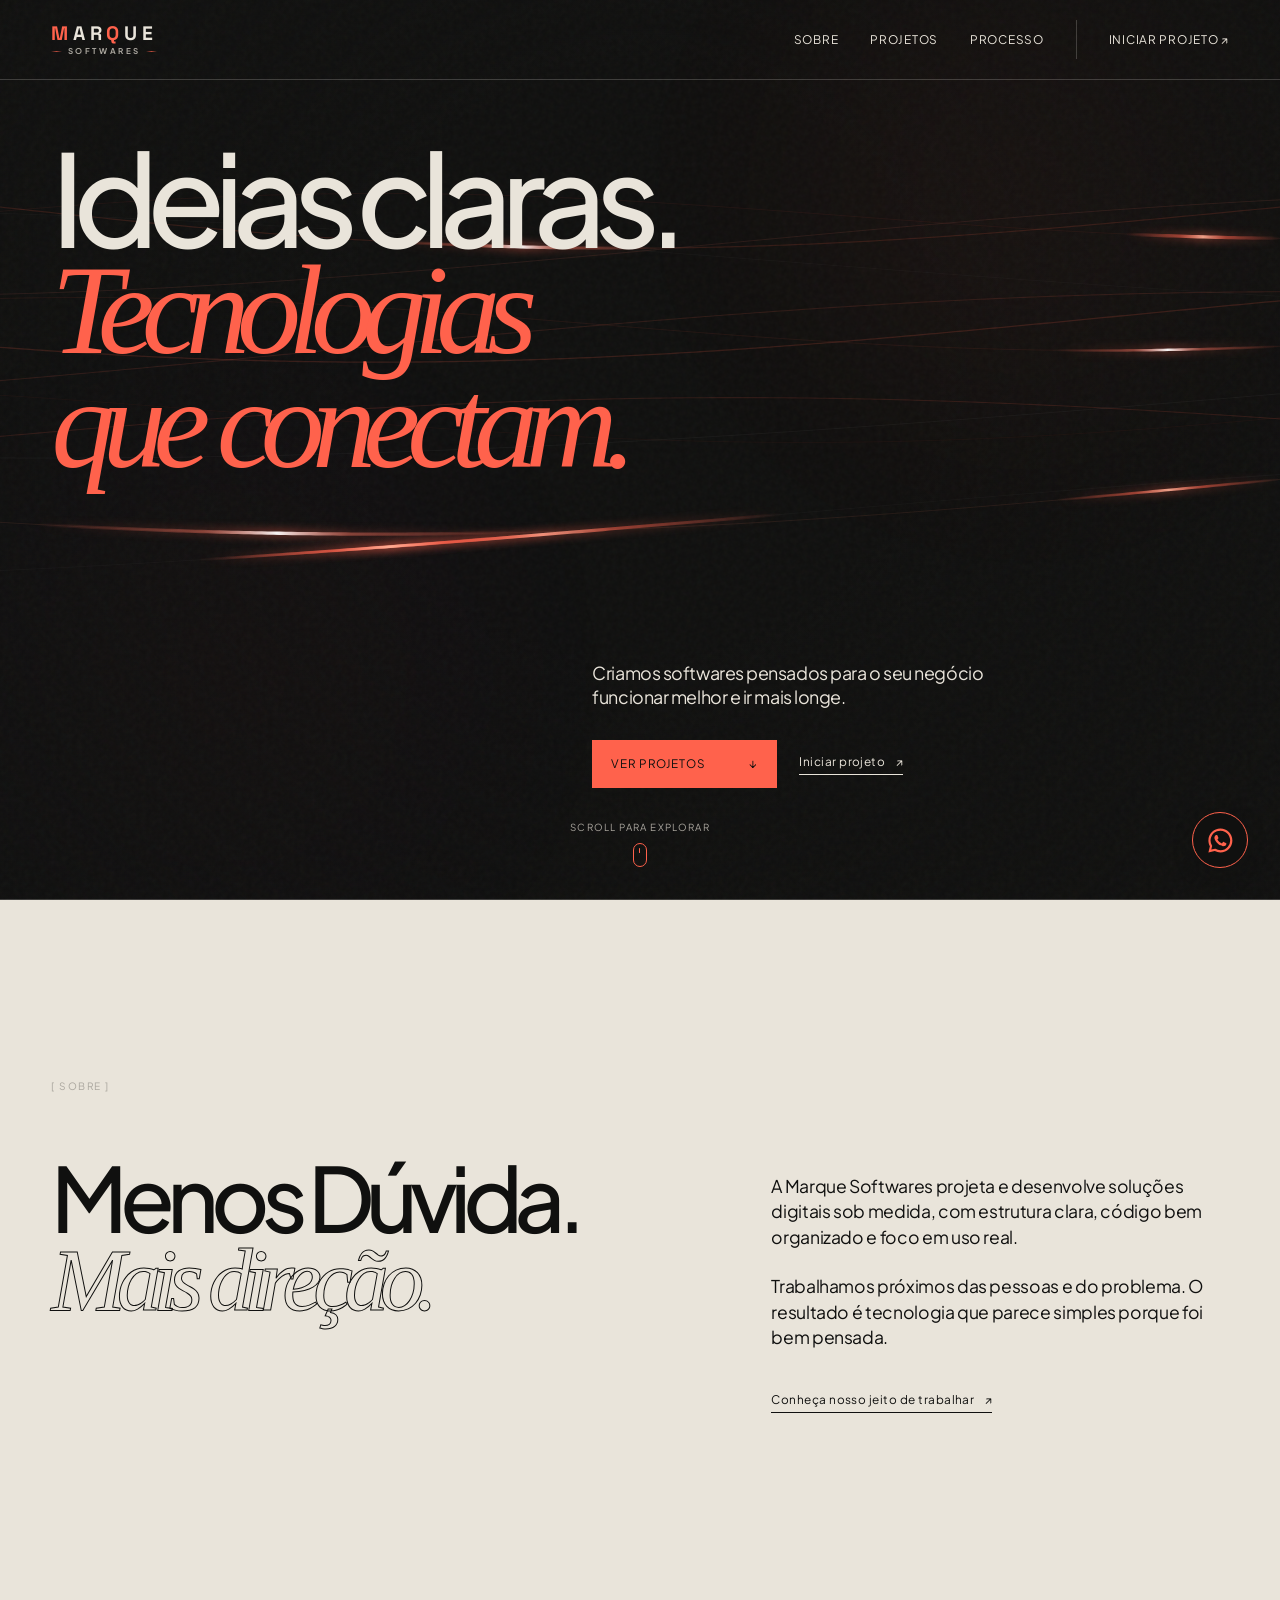
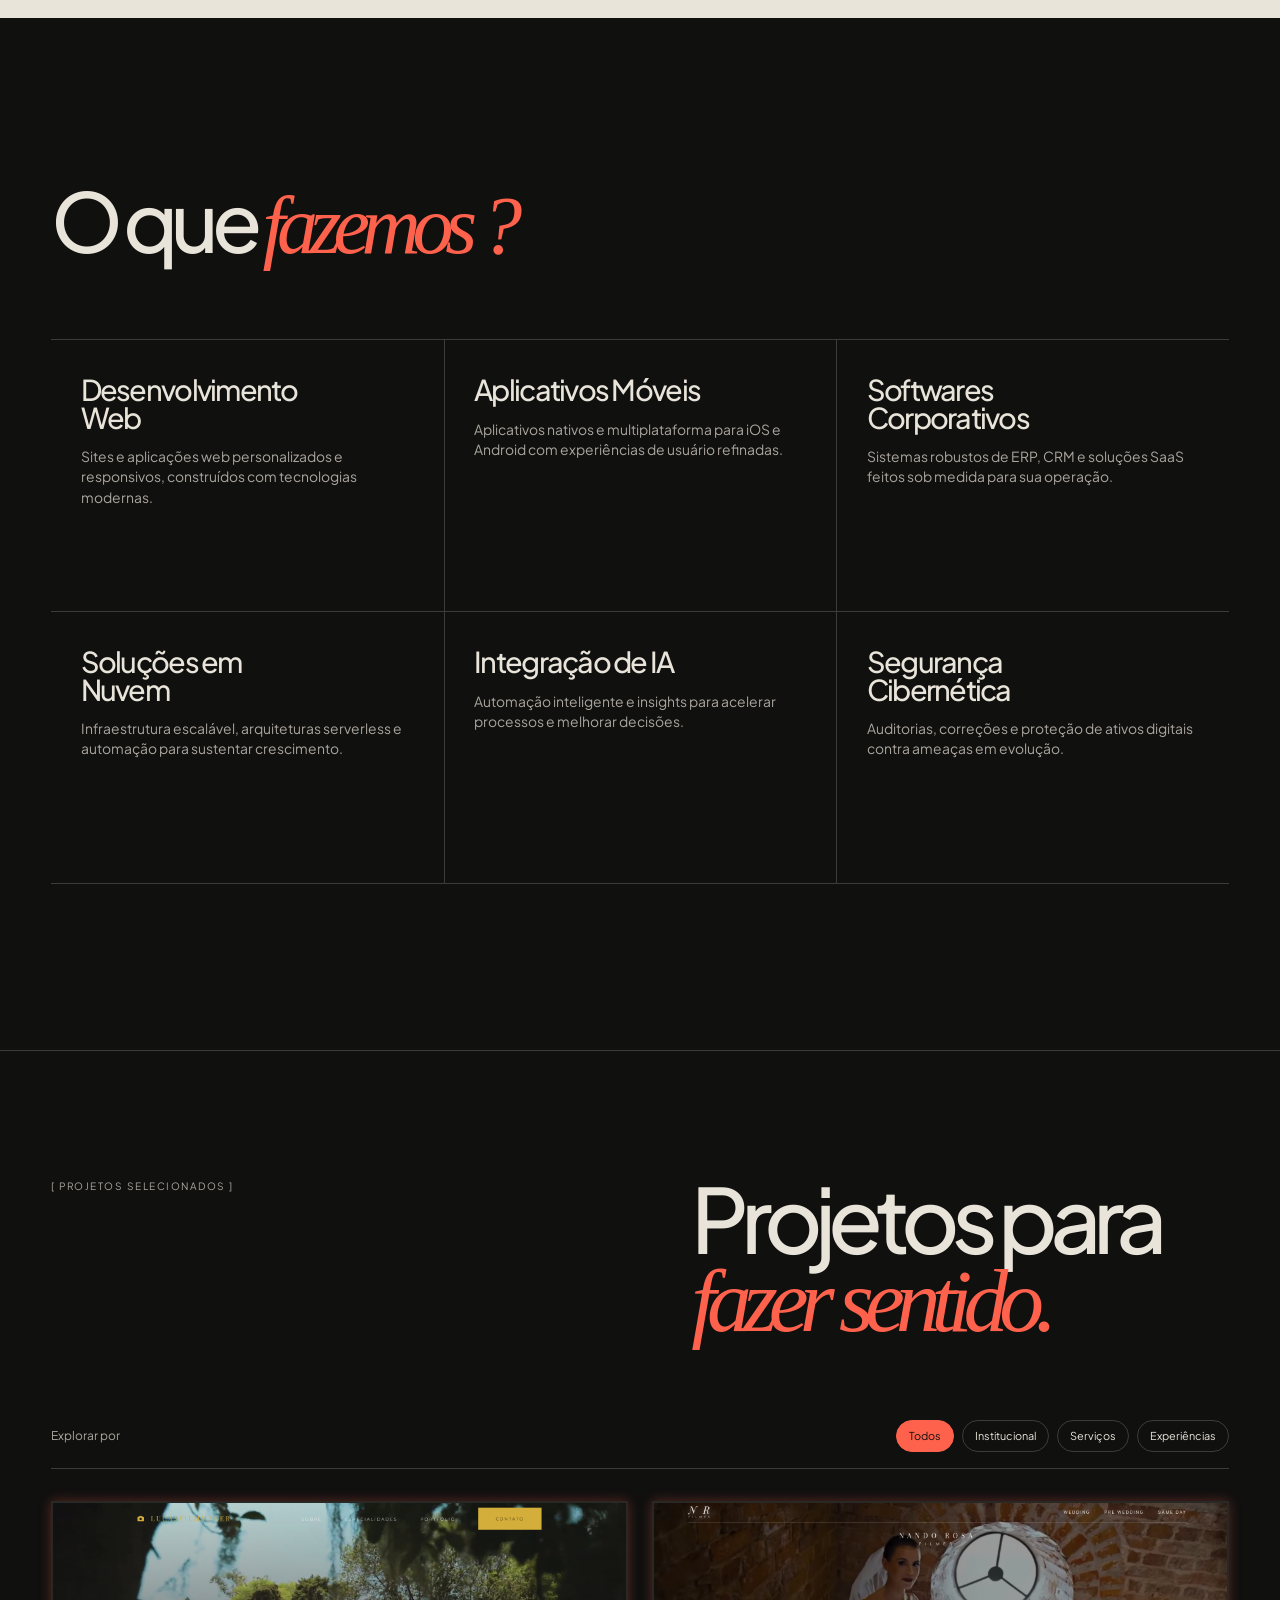
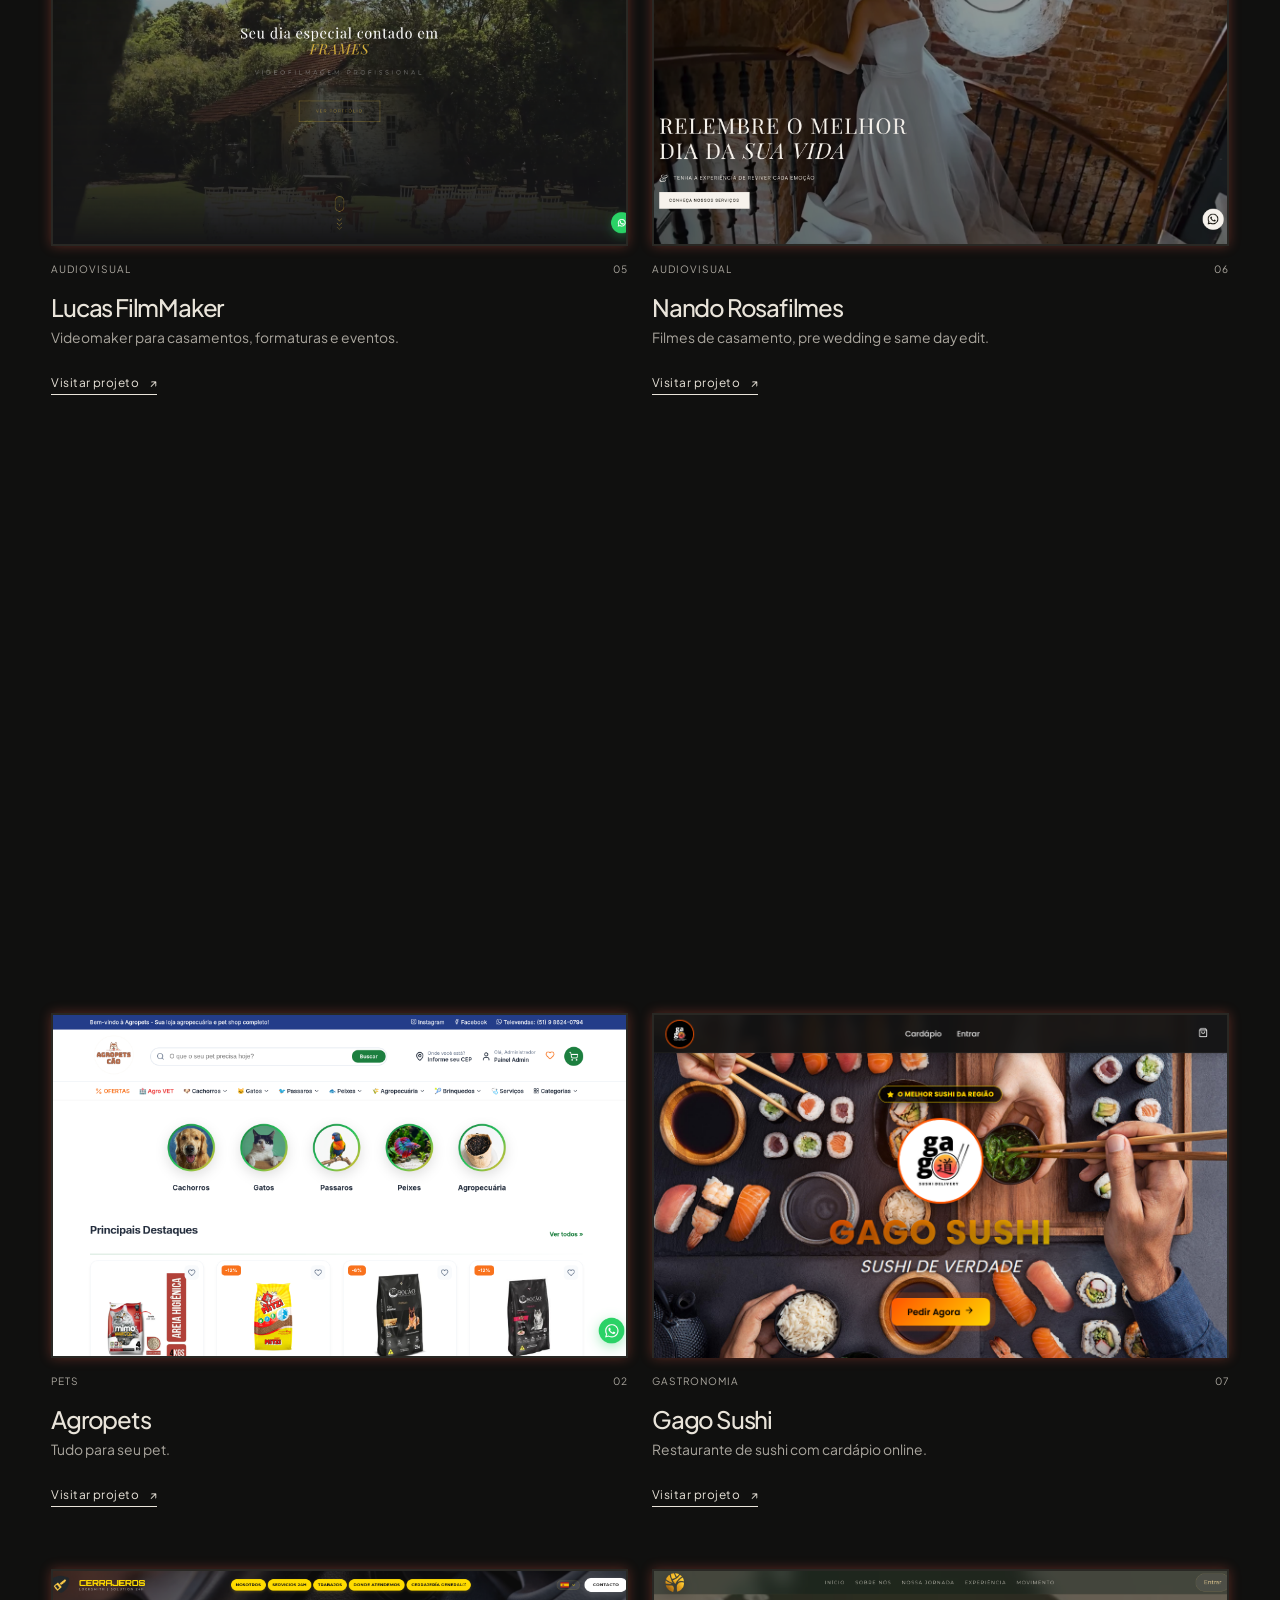
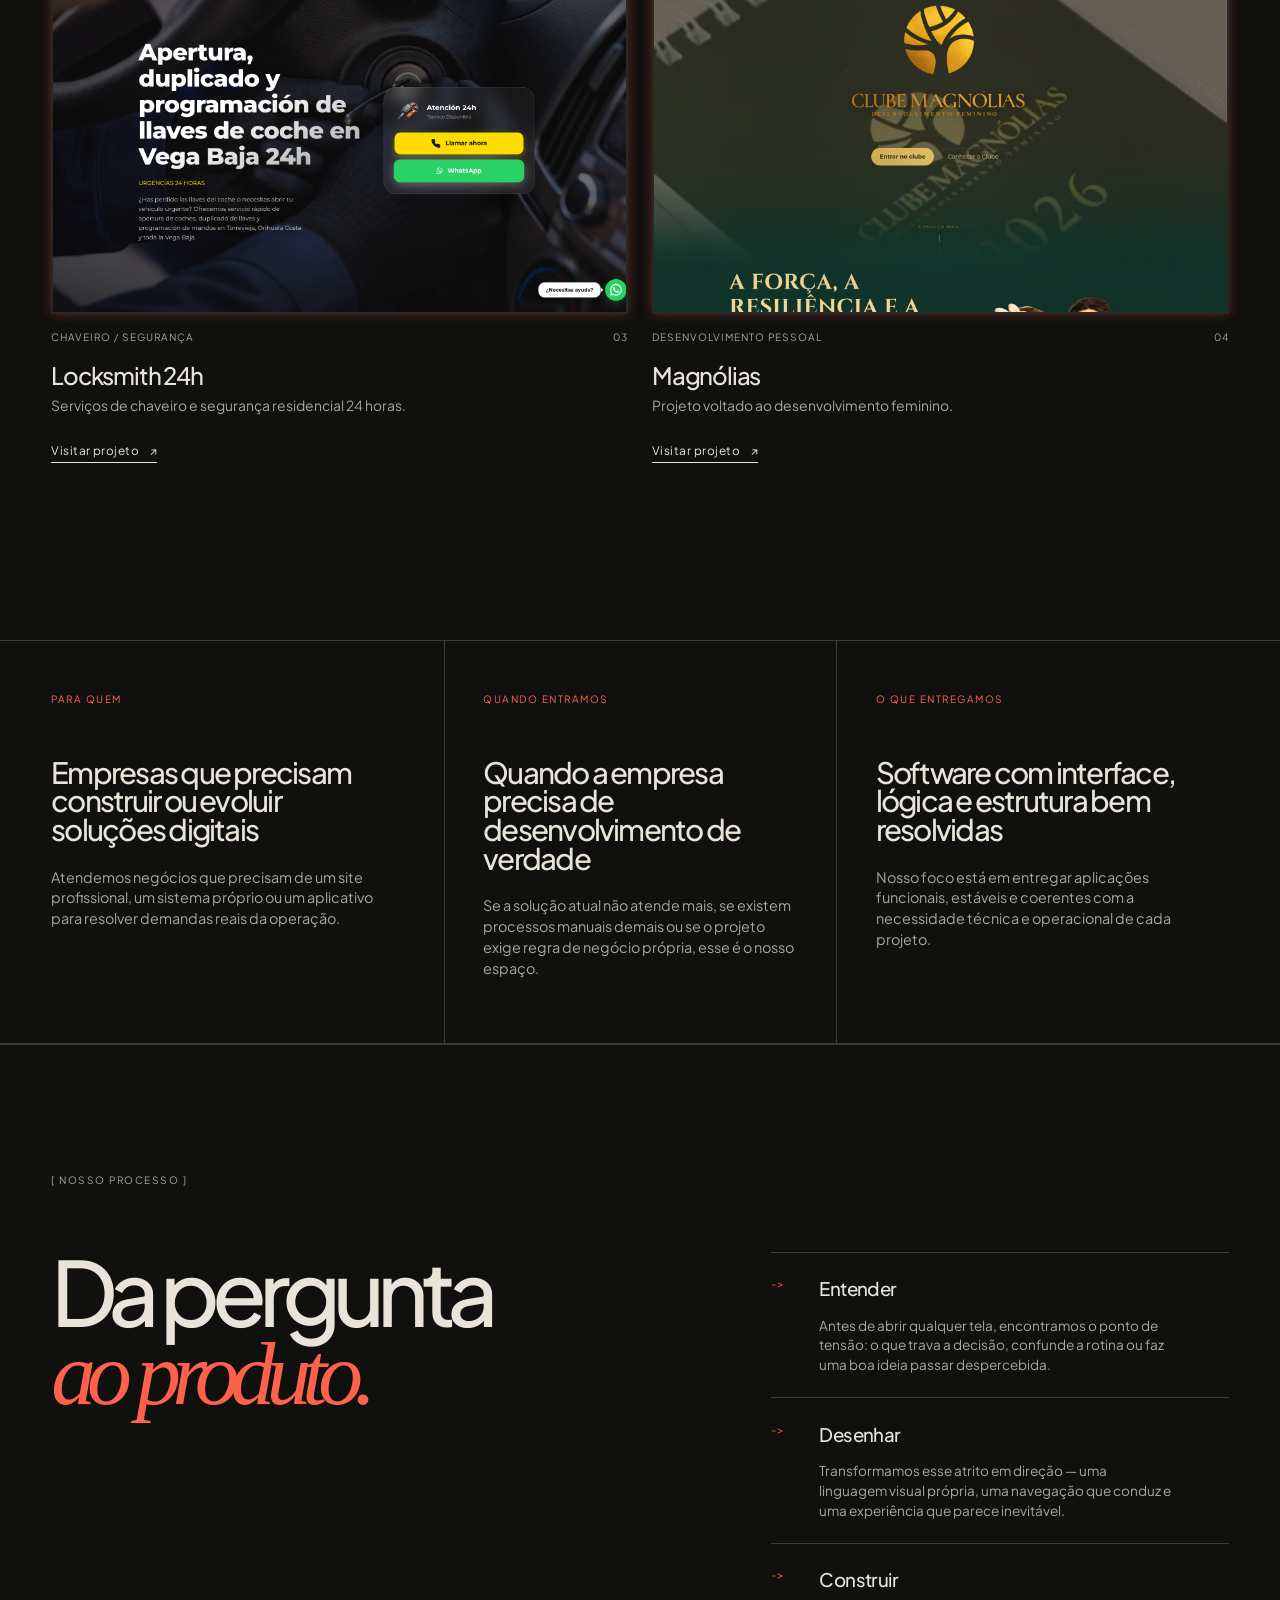
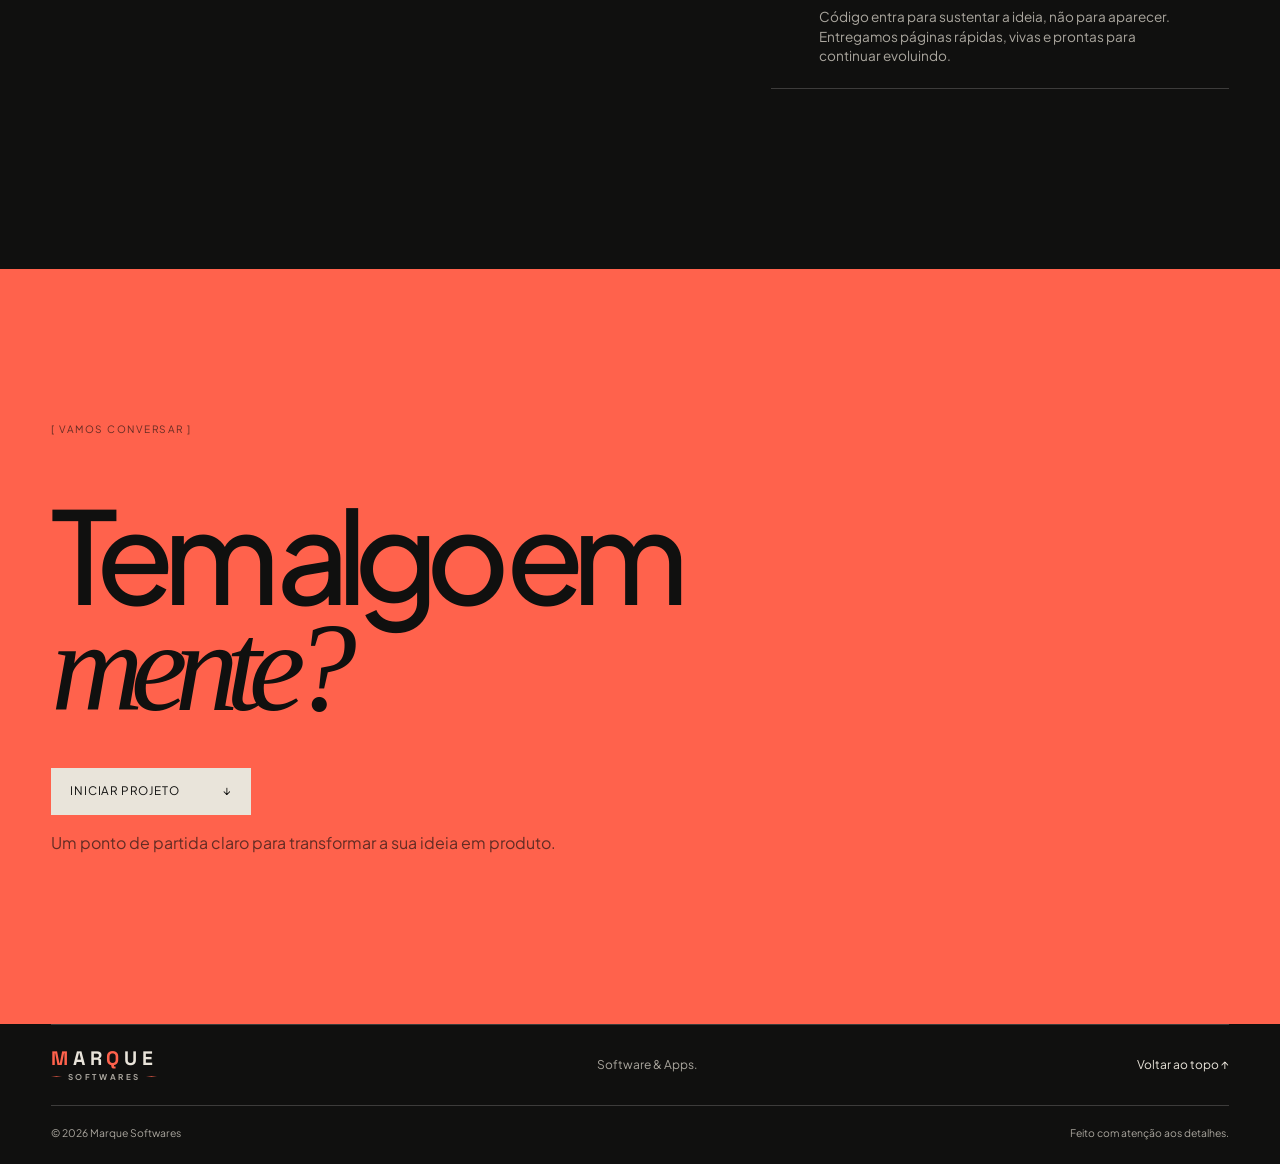
<file: index.html>
<!doctype html>
<html lang="pt-BR">
  <head>
    <meta charset="utf-8" />
    <meta name="viewport" content="width=device-width, initial-scale=1" />
    <meta
      name="description"
      content="Marque Softwares — tecnologia, design e desenvolvimento de software sob medida para produtos digitais claros e eficientes."
    />
    <title>Marque Softwares — Sistemas e Apps</title>

    <link rel="preconnect" href="https://fonts.googleapis.com" />
    <link rel="preconnect" href="https://fonts.gstatic.com" crossorigin />
    <link
      href="https://fonts.googleapis.com/css2?family=Plus+Jakarta+Sans:wght@400;500;600;700;800&family=Space+Grotesk:wght@500;600;700;800&display=swap"
      rel="stylesheet"
    />

    <link rel="stylesheet" href="style.css" />
  </head>
  <body>
    <div class="bg-atmosphere" aria-hidden="true">
      <div class="bg-aurora bg-aurora-top"></div>
      <div class="bg-aurora bg-aurora-bottom"></div>
      <div class="bg-vignette"></div>
      <div class="bg-grain"></div>
      <canvas id="bg-canvas" class="bg-canvas"></canvas>
    </div>

    <a class="skip-link" href="#conteudo">Pular para o conteúdo</a>

    <header class="site-header" id="topo">
      <div class="header-inner">
        <a class="brand" href="#topo" aria-label="Marque Softwares, início">
          <span class="brand-text">
            <span class="brand-title">
              <span class="brand-accent">M</span><span class="brand-core">AR</span><span class="brand-accent">Q</span><span class="brand-core">UE</span>
            </span>
            <span class="brand-subtitle">
              <span class="brand-bar"></span>
              <span>SOFTWARES</span>
              <span class="brand-bar"></span>
            </span>
          </span>
        </a>

        <button
          class="menu-toggle"
          type="button"
          aria-expanded="false"
          aria-controls="main-nav"
        >
          <span class="sr-only">Abrir menu</span>
          <i></i>
          <i></i>
        </button>

        <nav class="main-nav" id="main-nav" aria-label="Navegação principal">
          <a href="#sobre"><span class="nav-link-label">Sobre</span></a>
          <a href="#projetos"><span class="nav-link-label">Projetos</span></a>
          <a href="#processo"><span class="nav-link-label">Processo</span></a>
          <a class="nav-cta" href="https://wa.me/5551993091925" target="_blank" rel="noopener noreferrer">
            <span class="nav-link-label">Iniciar projeto</span>
            <span aria-hidden="true">↗</span>
          </a>
        </nav>
      </div>
    </header>

    <main id="conteudo">
      <section class="hero section-grid" aria-labelledby="hero-title">
        <div class="hero-copy reveal">
          <h1 id="hero-title">
            Ideias claras.<br />
            <em>Tecnologias<br />que conectam.</em>
          </h1>
        </div>

        <div class="hero-aside reveal">
          <p>
            Criamos softwares pensados para o seu negócio funcionar melhor e ir mais longe.
          </p>
          <div class="hero-actions">
            <a class="button button-coral" href="#projetos">
              Ver projetos <span>↓</span>
            </a>
            <a class="text-link" href="https://wa.me/5551993091925" target="_blank" rel="noopener noreferrer">
              Iniciar projeto <span>↗</span>
            </a>
          </div>
        </div>

        <div class="hero-foot">
          <span class="hero-scroll-label">Scroll para explorar</span>
          <span class="scroll-indicator" aria-hidden="true"><span></span></span>
        </div>
      </section>

      <section class="about section-shell" id="sobre" aria-labelledby="about-title">
        <div class="section-kicker">[ Sobre ]</div>
        <div class="about-content">
          <h2 id="about-title">
            Menos Dúvida.<br />
            <span>Mais direção.</span>
          </h2>
          <div class="about-text">
            <p>
              A Marque Softwares projeta e desenvolve soluções digitais sob
              medida, com estrutura clara, código bem organizado e foco em uso
              real.
            </p>
            <p>
              Trabalhamos próximos das pessoas e do problema. O resultado é
              tecnologia que parece simples porque foi bem pensada.
            </p>
            <a class="text-link" href="#iniciar">
              Conheça nosso jeito de trabalhar <span>↗</span>
            </a>
          </div>
        </div>
      </section>

      <section class="services section-shell" id="servicos" aria-labelledby="servicos-titulo">
        <div class="services-heading">
          <h2 id="servicos-titulo">O que <span>fazemos ?</span></h2>
        </div>
        <ol class="services-grid">
          <li class="service-item reveal">
            <h3>Desenvolvimento Web</h3>
            <p>Sites e aplicações web personalizados e responsivos, construídos com tecnologias modernas.</p>
          </li>
          <li class="service-item reveal">
            <h3>Aplicativos Móveis</h3>
            <p>Aplicativos nativos e multiplataforma para iOS e Android com experiências de usuário refinadas.</p>
          </li>
          <li class="service-item reveal">
            <h3>Softwares Corporativos</h3>
            <p>Sistemas robustos de ERP, CRM e soluções SaaS feitos sob medida para sua operação.</p>
          </li>
          <li class="service-item reveal">
            <h3>Soluções em Nuvem</h3>
            <p>Infraestrutura escalável, arquiteturas serverless e automação para sustentar crescimento.</p>
          </li>
          <li class="service-item reveal">
            <h3>Integração de IA</h3>
            <p>Automação inteligente e insights para acelerar processos e melhorar decisões.</p>
          </li>
          <li class="service-item reveal">
            <h3>Segurança Cibernética</h3>
            <p>Auditorias, correções e proteção de ativos digitais contra ameaças em evolução.</p>
          </li>
        </ol>
      </section>

      <section class="work section-shell" id="projetos" aria-labelledby="work-title">
        <div class="work-heading">
          <div class="section-kicker">[ Projetos selecionados ]</div>
          <div>
            <h2 id="work-title">Projetos para<br /><span>fazer sentido.</span></h2>
          </div>
        </div>

        <div class="filter-bar" role="group" aria-label="Filtrar projetos">
          <span>Explorar por</span>
          <button class="filter active" type="button" data-filter="Todos" aria-pressed="true">Todos</button>
          <button class="filter" type="button" data-filter="Institucional" aria-pressed="false">Institucional</button>
          <button class="filter" type="button" data-filter="Serviços" aria-pressed="false">Serviços</button>
          <button class="filter" type="button" data-filter="Experiências" aria-pressed="false">Experiências</button>
        </div>

        <p class="sr-only" id="filter-status" aria-live="polite"></p>

        <div class="project-grid">
          <article class="project-card reveal" data-category="Experiências">
            <div class="project-visual visual-5">
              <img
                src="assets/portfolio/lucas-filmmaker.png"
                alt="Captura do site Lucas FilmMaker"
                loading="lazy"
              />
            </div>
            <div class="project-meta">
              <span>Audiovisual</span>
              <span>05</span>
            </div>
            <h3>Lucas FilmMaker</h3>
            <p>Videomaker para casamentos, formaturas e eventos.</p>
            <a
              class="card-link"
              href="https://www.lucasfilmmakeer.com.br/"
              target="_blank"
              rel="noopener noreferrer"
            >
              Visitar projeto <span>↗</span>
            </a>
          </article>

          <article class="project-card reveal" data-category="Experiências">
            <div class="project-visual visual-6">
              <img
                src="assets/portfolio/nando-rosafilmes.png"
                alt="Captura do site Nando Rosafilmes"
                loading="lazy"
              />
            </div>
            <div class="project-meta">
              <span>Audiovisual</span>
              <span>06</span>
            </div>
            <h3>Nando Rosafilmes</h3>
            <p>Filmes de casamento, pre wedding e same day edit.</p>
            <a
              class="card-link"
              href="https://www.nandorosafilme.netlify.app/"
              target="_blank"
              rel="noopener noreferrer"
            >
              Visitar projeto <span>↗</span>
            </a>
          </article>

          <article class="project-card reveal" data-category="Serviços">
            <div class="project-visual visual-1">
              <img
                src="assets/portfolio/leandro-reciclagem-pet.png"
                alt="Captura do site Leandro Reciclagem PET"
                loading="lazy"
              />
            </div>
            <div class="project-meta">
              <span>Reciclagem / gestão de resíduos</span>
              <span>01</span>
            </div>
            <h3>Leandro Reciclagem PET</h3>
            <p>Compra materiais PET e vende fardos prensados no Rio Grande do Sul.</p>
            <a
              class="card-link"
              href="https://www.leandrorecicle.com.br/"
              target="_blank"
              rel="noopener noreferrer"
            >
              Visitar projeto <span>↗</span>
            </a>
          </article>

          <article class="project-card reveal" data-category="Institucional">
            <div class="project-visual visual-8">
              <img
                src="assets/portfolio/e-conti.png"
                alt="Captura do site &amp; CONTI"
                loading="lazy"
              />
            </div>
            <div class="project-meta">
              <span>Marketing digital</span>
              <span>08</span>
            </div>
            <h3>&amp; CONTI</h3>
            <p>Agência de conteúdo, audiovisual, branding e tráfego pago.</p>
            <a
              class="card-link"
              href="https://www.econticomigo.com.br/"
              target="_blank"
              rel="noopener noreferrer"
            >
              Visitar projeto <span>↗</span>
            </a>
          </article>

          <article class="project-card reveal" data-category="Serviços">
            <div class="project-visual visual-2">
              <img
                src="assets/portfolio/agropets.png"
                alt="Captura do site Agropets"
                loading="lazy"
              />
            </div>
            <div class="project-meta">
              <span>Pets</span>
              <span>02</span>
            </div>
            <h3>Agropets</h3>
            <p>Tudo para seu pet.</p>
            <a
              class="card-link"
              href="https://www.agropetscao.com.br/"
              target="_blank"
              rel="noopener noreferrer"
            >
              Visitar projeto <span>↗</span>
            </a>
          </article>

          <article class="project-card reveal" data-category="Experiências">
            <div class="project-visual visual-7">
              <img
                src="assets/portfolio/gago-sushi.png"
                alt="Captura do site Gago Sushi"
                loading="lazy"
              />
            </div>
            <div class="project-meta">
              <span>Gastronomia</span>
              <span>07</span>
            </div>
            <h3>Gago Sushi</h3>
            <p>Restaurante de sushi com cardápio online.</p>
            <a
              class="card-link"
              href="https://www.gagosushi.vercel.app/"
              target="_blank"
              rel="noopener noreferrer"
            >
              Visitar projeto <span>↗</span>
            </a>
          </article>

          <article class="project-card reveal" data-category="Serviços">
            <div class="project-visual visual-3">
              <img
                src="assets/portfolio/locksmith-24h.png"
                alt="Captura do site Locksmith 24h"
                loading="lazy"
              />
            </div>
            <div class="project-meta">
              <span>Chaveiro / segurança</span>
              <span>03</span>
            </div>
            <h3>Locksmith 24h</h3>
            <p>Serviços de chaveiro e segurança residencial 24 horas.</p>
            <a
              class="card-link"
              href="https://www.cerrajerosllavesdecoches24h.es/"
              target="_blank"
              rel="noopener noreferrer"
            >
              Visitar projeto <span>↗</span>
            </a>
          </article>

          <article class="project-card reveal" data-category="Institucional">
            <div class="project-visual visual-4">
              <img
                src="assets/portfolio/magnolias.png"
                alt="Captura do site Magnólias"
                loading="lazy"
              />
            </div>
            <div class="project-meta">
              <span>Desenvolvimento pessoal</span>
              <span>04</span>
            </div>
            <h3>Magnólias</h3>
            <p>Projeto voltado ao desenvolvimento feminino.</p>
            <a
              class="card-link"
              href="https://www.magnoliasdesenvolvimento.com.br/"
              target="_blank"
              rel="noopener noreferrer"
            >
              Visitar projeto <span>↗</span>
            </a>
          </article>
        </div>
      </section>

      <section class="positioning" aria-label="Posicionamento da Marque Softwares">
        <article class="positioning-item reveal">
          <p class="positioning-kicker">Para quem</p>
          <h2>Empresas que precisam construir ou evoluir soluções digitais</h2>
          <p>Atendemos negócios que precisam de um site profissional, um sistema próprio ou um aplicativo para resolver demandas reais da operação.</p>
        </article>
        <article class="positioning-item reveal">
          <p class="positioning-kicker">Quando entramos</p>
          <h2>Quando a empresa precisa de desenvolvimento de verdade</h2>
          <p>Se a solução atual não atende mais, se existem processos manuais demais ou se o projeto exige regra de negócio própria, esse é o nosso espaço.</p>
        </article>
        <article class="positioning-item reveal">
          <p class="positioning-kicker">O que entregamos</p>
          <h2>Software com interface, lógica e estrutura bem resolvidas</h2>
          <p>Nosso foco está em entregar aplicações funcionais, estáveis e coerentes com a necessidade técnica e operacional de cada projeto.</p>
        </article>
      </section>

      <section class="process section-shell" id="processo" aria-labelledby="process-title">
        <div class="section-kicker">[ Nosso processo ]</div>
        <div class="process-main">
          <h2 id="process-title">Da pergunta<br /><span>ao produto.</span></h2>
          <div class="steps">
            <div class="step">
              <span>-></span>
              <h3>Entender</h3>
              <p>
                Antes de abrir qualquer tela, encontramos o ponto de tensão: o
                que trava a decisão, confunde a rotina ou faz uma boa ideia
                passar despercebida.
              </p>
            </div>
            <div class="step">
              <span>-></span>
              <h3>Desenhar</h3>
              <p>
                Transformamos esse atrito em direção — uma linguagem visual
                própria, uma navegação que conduz e uma experiência que parece
                inevitável.
              </p>
            </div>
            <div class="step">
              <span>-></span>
              <h3>Construir</h3>
              <p>
                Código entra para sustentar a ideia, não para aparecer.
                Entregamos páginas rápidas, vivas e prontas para continuar
                evoluindo.
              </p>
            </div>
          </div>
        </div>
      </section>

      <section class="final-cta" id="iniciar" aria-labelledby="cta-title">
        <div class="section-kicker">[ Vamos conversar ]</div>
        <h2 id="cta-title">Tem algo em<br /><em>mente?</em></h2>
        <a class="button button-light" href="https://wa.me/5551993091925" target="_blank" rel="noopener noreferrer">
          Iniciar projeto <span>↓</span>
        </a>
        <p>
          Um ponto de partida claro para transformar a sua ideia em produto.
        </p>
      </section>
    </main>

    <footer class="site-footer">
      <div class="footer-top">
        <a class="brand" href="#topo" aria-label="Marque Softwares, início">
          <span class="brand-text">
            <span class="brand-title">
              <span class="brand-accent">M</span><span class="brand-core">AR</span><span class="brand-accent">Q</span><span class="brand-core">UE</span>
            </span>
            <span class="brand-subtitle">
              <span class="brand-bar"></span>
              <span>SOFTWARES</span>
              <span class="brand-bar"></span>
            </span>
          </span>
        </a>
        <span>Software & Apps.</span>
        <a class="back-top" href="#topo">Voltar ao topo ↑</a>
      </div>
      <div class="footer-bottom">
        <span>© <span id="year"></span> Marque Softwares</span>
        <span>Feito com atenção aos detalhes.</span>
      </div>
    </footer>

    <a
      class="whatsapp-button"
      href="https://wa.me/5551993091925"
      target="_blank"
      rel="noopener noreferrer"
      aria-label="Falar com a Marque Softwares pelo WhatsApp"
    >
      <svg viewBox="0 0 48 48" aria-hidden="true" focusable="false">
        <path d="M24 4C12.95 4 4 12.95 4 24c0 3.51.91 6.81 2.49 9.68L4 44l10.57-2.45A19.92 19.92 0 0 0 24 44c11.05 0 20-8.95 20-20S35.05 4 24 4Zm0 36.38a16.3 16.3 0 0 1-8.3-2.27l-.6-.36-6.27 1.45 1.53-6.1-.39-.63A16.28 16.28 0 1 1 24 40.38Zm8.93-12.22c-.49-.25-2.91-1.43-3.36-1.59-.45-.16-.78-.24-1.1.25-.33.49-1.27 1.58-1.56 1.91-.29.32-.58.37-1.07.12a13.35 13.35 0 0 1-3.93-2.42 14.78 14.78 0 0 1-2.72-3.39c-.29-.49-.03-.75.22-.99.22-.21.49-.54.73-.81.25-.28.33-.49.49-.82.16-.32.08-.61-.04-.86-.12-.24-1.1-2.65-1.51-3.63-.4-.96-.8-.83-1.1-.85l-.94-.02c-.33 0-.86.12-1.31.61-.45.49-1.72 1.68-1.72 4.09s1.76 4.75 2.01 5.08c.25.32 3.47 5.29 8.4 7.42 1.17.5 2.08.8 2.79 1.03 1.17.37 2.24.32 3.08.19.94-.14 2.91-1.19 3.32-2.34.41-1.15.41-2.14.29-2.34-.12-.2-.45-.32-.94-.57Z" />
      </svg>
    </a>

    <script src="script.js"></script>
  </body>
</html>
</file>
<file: style.css>
:root {
  --ink: #10100f;
  --paper: #e9e4da;
  --bone: #f5f1e9;
  --coral: #ff624c;
  --line: rgba(245, 241, 233, 0.2);
  --muted: #aaa69e;
  --pad: clamp(1.25rem, 4vw, 4.5rem);
  --display: clamp(3.8rem, 10vw, 10.5rem);
}

@property --project-neon-angle {
  syntax: "<angle>";
  inherits: false;
  initial-value: 0deg;
}

* {
  box-sizing: border-box;
}

html {
  scroll-behavior: smooth;
}

body {
  margin: 0;
  background: var(--ink);
  color: var(--paper);
  font-family: 'Plus Jakarta Sans', system-ui, -apple-system, BlinkMacSystemFont, Arial, sans-serif;
  line-height: 1.45;
}

a {
  color: inherit;
  text-decoration: none;
}

button {
  font: inherit;
}

.sr-only {
  position: absolute;
  width: 1px;
  height: 1px;
  padding: 0;
  margin: -1px;
  overflow: hidden;
  clip: rect(0, 0, 0, 0);
  white-space: nowrap;
  border: 0;
}

.skip-link {
  position: fixed;
  z-index: 30;
  top: -5rem;
  left: 1rem;
  background: var(--coral);
  color: var(--ink);
  padding: 0.7rem 1rem;
  transition: top 0.2s ease;
}

.skip-link:focus {
  top: 1rem;
}

:focus-visible {
  outline: 2px solid var(--coral);
  outline-offset: 4px;
}

.section-grid,
.section-shell {
  padding-left: var(--pad);
  padding-right: var(--pad);
}

.section-kicker {
  font-size: 0.63rem;
  letter-spacing: 0.15em;
  text-transform: uppercase;
  color: var(--muted);
}

.bg-atmosphere {
  position: fixed;
  inset: 0;
  z-index: -1;
  pointer-events: none;
  overflow: hidden;
  background: var(--ink);
}

.bg-aurora {
  position: absolute;
  border-radius: 50%;
  filter: blur(100px);
  opacity: 0.32;
  will-change: transform, opacity;
}

.bg-aurora-top {
  top: -15vw;
  right: -10vw;
  width: 60vw;
  height: 60vw;
  background: radial-gradient(circle, rgba(255, 98, 76, 0.18) 0%, rgba(255, 98, 76, 0.04) 50%, transparent 70%);
  animation: aurora-shift-1 22s ease-in-out infinite alternate;
}

.bg-aurora-bottom {
  bottom: -15vw;
  left: -15vw;
  width: 65vw;
  height: 65vw;
  background: radial-gradient(circle, rgba(255, 98, 76, 0.1) 0%, rgba(140, 50, 255, 0.04) 45%, transparent 70%);
  animation: aurora-shift-2 28s ease-in-out infinite alternate;
}

.bg-vignette {
  position: absolute;
  inset: 0;
  background: radial-gradient(circle at 50% 40%, transparent 35%, rgba(16, 16, 15, 0.7) 95%);
}

.bg-grain {
  position: absolute;
  inset: 0;
  opacity: 0.035;
  background-image: url("data:image/svg+xml,%3Csvg viewBox='0 0 200 200' xmlns='http://www.w3.org/2000/svg'%3E%3Cfilter id='noiseFilter'%3E%3CfeTurbulence type='fractalNoise' baseFrequency='0.85' numOctaves='3' stitchTiles='stitch'/%3E%3C/filter%3E%3Crect width='100%25' height='100%25' filter='url(%23noiseFilter)'/%3E%3C/svg%3E");
  pointer-events: none;
}

.bg-canvas {
  position: absolute;
  inset: 0;
  width: 100%;
  height: 100%;
}

@keyframes aurora-shift-1 {
  0% { transform: translate(0, 0) scale(1); }
  50% { transform: translate(-5vw, 6vh) scale(1.08); }
  100% { transform: translate(-10vw, 2vh) scale(0.94); }
}

@keyframes aurora-shift-2 {
  0% { transform: translate(0, 0) scale(1); }
  50% { transform: translate(6vw, -5vh) scale(1.06); }
  100% { transform: translate(3vw, 4vh) scale(0.92); }
}

.site-header {
  position: fixed;
  z-index: 10;
  top: 0;
  width: 100%;
  transition: background 0.3s ease, border-color 0.3s ease;
}

.site-header.scrolled {
  background: rgba(16, 16, 15, 0.94);
  backdrop-filter: blur(12px);
}

.header-inner {
  height: 5rem;
  display: flex;
  align-items: center;
  justify-content: space-between;
  padding: 0 var(--pad);
  border-bottom: 1px solid var(--line);
}

.brand {
  display: inline-flex;
  align-items: center;
  flex: 0 0 auto;
  text-decoration: none;
  transition: transform 0.25s cubic-bezier(0.2, 0.8, 0.2, 1);
  user-select: none;
}

.brand:hover {
  transform: translateY(-1px);
}

.brand-text {
  display: flex;
  flex-direction: column;
  line-height: 1;
  gap: 0.25rem;
}

.brand-title {
  font-family: 'Space Grotesk', 'Plus Jakarta Sans', sans-serif;
  font-size: 1.22rem;
  font-weight: 800;
  letter-spacing: 0.24em;
  color: var(--paper);
  text-transform: uppercase;
  transition: color 0.2s ease;
}

.brand-accent {
  color: var(--coral);
}

.brand:hover .brand-title .brand-core {
  color: #ffffff;
}

.brand-subtitle {
  display: flex;
  align-items: center;
  gap: 0.35rem;
  font-size: 0.5rem;
  font-weight: 700;
  letter-spacing: 0.32em;
  color: var(--muted);
  text-transform: uppercase;
}

.brand-bar {
  flex: 1;
  height: 1px;
  background: linear-gradient(90deg, transparent, rgba(255, 98, 76, 0.7), transparent);
  min-width: 0.6rem;
}

.main-nav {
  display: flex;
  align-items: center;
  gap: 2rem;
  font-size: 0.74rem;
  letter-spacing: 0.06em;
  text-transform: uppercase;
}

.main-nav a:not(.nav-cta),
.back-top {
  transition: color 0.2s ease;
}

.main-nav a:not(.nav-cta):hover,
.back-top:hover {
  color: var(--coral);
}

.main-nav .nav-link-label {
  position: relative;
  display: inline-block;
}

.main-nav .nav-link-label::after {
  content: "";
  position: absolute;
  right: 0;
  bottom: -0.35rem;
  left: 0;
  height: 1px;
  background: var(--coral);
  transform: scaleX(0);
  transform-origin: right;
  transition: transform 0.25s ease;
}

.main-nav a:hover .nav-link-label::after,
.main-nav a:focus-visible .nav-link-label::after {
  transform: scaleX(1);
  transform-origin: left;
}

.nav-cta {
  padding: 0.7rem 0 0.7rem 2rem;
  border-left: 1px solid var(--line);
}

.menu-toggle {
  display: none;
  color: inherit;
  background: none;
  border: 0;
}

.hero {
  position: relative;
  isolation: isolate;
  min-height: 100svh;
  padding-top: 9rem;
  padding-bottom: 2rem;
  display: grid;
  grid-template-columns: 1fr 1.25fr;
  grid-template-rows: auto 1fr auto;
  gap: 2rem;
  border-bottom: 1px solid var(--line);
  overflow: hidden;
}

.hero-copy {
  grid-column: 1 / -1;
  align-self: center;
  z-index: 1;
}

.hero h1 {
  font-size: var(--display);
  line-height: 0.82;
  letter-spacing: -0.095em;
  font-weight: 500;
  margin: 0;
  max-width: 10.5ch;
}

.hero h1 em,
h2 span {
  font-family: Georgia, serif;
  font-style: italic;
  font-weight: 400;
  color: var(--coral);
  letter-spacing: -0.1em;
}

.hero-aside {
  grid-column: 2;
  z-index: 1;
  max-width: 25rem;
  align-self: end;
}

.hero-aside p {
  font-size: clamp(1rem, 1.4vw, 1.2rem);
  line-height: 1.32;
  margin: 0 0 2rem;
  letter-spacing: -0.025em;
}

.hero-actions {
  display: flex;
  align-items: center;
  gap: 1.4rem;
}

.hero-foot {
  grid-column: 1 / -1;
  z-index: 1;
  display: flex;
  flex-direction: column;
  align-items: center;
  justify-content: center;
  gap: 0.55rem;
  font-size: 0.61rem;
  text-transform: uppercase;
  letter-spacing: 0.12em;
  color: var(--muted);
  text-align: center;
}

.hero-scroll-label {
  white-space: nowrap;
}

.button {
  display: inline-flex;
  align-items: center;
  justify-content: space-between;
  gap: 2.2rem;
  padding: 0.9rem 1.1rem;
  border: 1px solid currentColor;
  font-size: 0.73rem;
  letter-spacing: 0.08em;
  text-transform: uppercase;
  transition: background 0.2s ease, color 0.2s ease, transform 0.2s ease;
}

.button:hover,
.button:focus-visible {
  transform: translateY(-3px);
}

.button-coral {
  background: var(--coral);
  border-color: var(--coral);
  color: var(--ink);
}

.button-coral:hover,
.button-coral:focus-visible {
  background: transparent;
  color: var(--coral);
}

.button-light {
  background: var(--paper);
  color: var(--ink);
  border-color: var(--paper);
}

.button-light:hover,
.button-light:focus-visible {
  background: transparent;
  color: var(--paper);
}

.text-link,
.card-link {
  border-bottom: 1px solid currentColor;
  padding-bottom: 0.25rem;
  font-size: 0.74rem;
  letter-spacing: 0.04em;
}

.text-link span,
.card-link span,
.button span {
  display: inline-block;
  margin-left: 0.5rem;
  transition: transform 0.2s ease;
}

.text-link:hover span,
.card-link:hover span,
.button:hover span {
  transform: translate(3px, -3px);
}

.positioning {
  display: grid;
  grid-template-columns: repeat(3, 1fr);
  border-top: 1px solid var(--line);
  border-bottom: 1px solid var(--line);
  padding: 0 var(--pad);
}

.positioning-item {
  min-width: 0;
  padding: clamp(2rem, 4vw, 4rem) clamp(1.25rem, 3vw, 3.5rem) clamp(2.5rem, 5vw, 5rem) 0;
  transition: background-color 0.3s ease, color 0.3s ease;
}

.positioning-item + .positioning-item {
  border-left: 1px solid var(--line);
  padding-left: clamp(1.25rem, 3vw, 3.5rem);
}

.positioning-kicker {
  margin: 0 0 clamp(2rem, 4vw, 4rem);
  font-size: 0.63rem;
  letter-spacing: 0.15em;
  text-transform: uppercase;
  color: var(--coral);
  transition: color 0.3s ease;
}

.positioning-item h2 {
  max-width: 15ch;
  margin: 0;
  font-size: clamp(1.45rem, 2.3vw, 2.5rem);
  line-height: 0.98;
  letter-spacing: -0.06em;
  font-weight: 500;
}

.positioning-item > p:last-child {
  max-width: 30rem;
  margin: 1.4rem 0 0;
  color: var(--muted);
  font-size: 0.9rem;
  line-height: 1.45;
  transition: color 0.3s ease;
}

.positioning-item:hover,
.positioning-item:focus-within {
  background: var(--coral);
  color: var(--ink);
}

.positioning-item:hover .positioning-kicker,
.positioning-item:focus-within .positioning-kicker,
.positioning-item:hover > p:last-child,
.positioning-item:focus-within > p:last-child {
  color: rgba(16, 16, 15, 0.78);
}

.about {
  padding-top: clamp(7rem, 14vw, 13rem);
  padding-bottom: clamp(8rem, 16vw, 15rem);
  background: var(--paper);
  color: var(--ink);
}

.about-content {
  display: grid;
  grid-template-columns: 1.35fr 1fr;
  gap: 8vw;
  margin-top: 4rem;
}

.about h2,
.work h2,
.process h2 {
  font-size: clamp(3.3rem, 7vw, 7rem);
  line-height: 0.86;
  letter-spacing: -0.09em;
  font-weight: 500;
  margin: 0;
}

.about h2 span {
  color: transparent;
  -webkit-text-stroke: 1px var(--ink);
}

.about-text {
  max-width: 29rem;
  padding-top: 1rem;
}

.about-text p {
  font-size: 1.1rem;
  letter-spacing: -0.02em;
  margin: 0 0 1.5rem;
}

.about-text .text-link {
  display: inline-block;
  margin-top: 1rem;
}

.services {
  padding-top: clamp(7rem, 13vw, 12rem);
  padding-bottom: clamp(7rem, 13vw, 12rem);
  border-bottom: 1px solid var(--line);
}

.services-heading {
  display: grid;
  grid-template-columns: 1.35fr 1fr;
  gap: 8vw;
  margin-bottom: clamp(3rem, 6vw, 5rem);
}

.services-heading h2 {
  max-width: 12ch;
  margin: 0;
  font-size: clamp(3rem, 6.4vw, 6.3rem);
  line-height: 0.88;
  letter-spacing: -0.085em;
  font-weight: 500;
}

.services-heading p {
  max-width: 29rem;
  margin: 2rem 0 0;
  color: var(--muted);
  font-size: 1.04rem;
  letter-spacing: -0.02em;
}

.services-grid {
  display: grid;
  grid-template-columns: repeat(3, 1fr);
  gap: 0;
  margin: 0;
  padding: 0;
  list-style: none;
  border-top: 1px solid var(--line);
}

.service-item {
  position: relative;
  min-width: 0;
  min-height: 17rem;
  padding: 1.25rem clamp(1rem, 2.3vw, 2.5rem) 2rem;
  border-bottom: 1px solid var(--line);
  transition: background-color 0.3s ease, color 0.3s ease;
}

.service-item:not(:nth-child(3n + 1)) {
  border-left: 1px solid var(--line);
}

.service-item h3 {
  max-width: 11ch;
  margin: 1rem 0 1rem;
  font-size: clamp(1.45rem, 2.25vw, 2.3rem);
  line-height: 0.96;
  letter-spacing: -0.06em;
  font-weight: 500;
}

.service-item p {
  max-width: 22rem;
  margin: 0;
  color: var(--muted);
  font-size: 0.87rem;
  transition: color 0.3s ease;
}

.service-item:hover,
.service-item:focus-within {
  background: var(--coral);
  color: var(--ink);
}

.service-item:hover p,
.service-item:focus-within p {
  color: rgba(16, 16, 15, 0.78);
}

.service-item::after {
  content: "";
  position: absolute;
  right: 1.25rem;
  bottom: 1.35rem;
  width: 0.55rem;
  height: 0.55rem;
  background: var(--coral);
  transform: scale(0);
  transition: transform 0.25s ease, background-color 0.3s ease;
}

.service-item:hover::after,
.service-item:focus-within::after {
  background: var(--ink);
  transform: scale(1);
}

.work {
  padding-top: clamp(5rem, 10vw, 9rem);
  padding-bottom: clamp(7rem, 14vw, 13rem);
}

.work-heading {
  display: grid;
  grid-template-columns: 1fr 1fr;
  gap: 8vw;
}

.work-heading p {
  max-width: 20rem;
  color: var(--muted);
  margin-top: 2rem;
}

.filter-bar {
  display: flex;
  align-items: center;
  gap: 0.5rem;
  margin: 5rem 0 2rem;
  border-bottom: 1px solid var(--line);
  padding-bottom: 1rem;
  font-size: 0.75rem;
}

.filter-bar > span {
  color: var(--muted);
  margin-right: auto;
}

.filter {
  color: inherit;
  background: transparent;
  border: 1px solid var(--line);
  padding: 0.45rem 0.75rem;
  cursor: pointer;
  font-size: 0.68rem;
  border-radius: 2rem;
  transition: background 0.2s ease, color 0.2s ease, border-color 0.2s ease;
}

.filter:hover,
.filter:focus-visible,
.filter.active {
  background: var(--coral);
  color: var(--ink);
  border-color: var(--coral);
}

.project-grid {
  display: grid;
  grid-template-columns: repeat(2, 1fr);
  gap: 4rem 1.5rem;
}

.project-card {
  min-width: 0;
}

.project-visual {
  --project-neon-angle: 0deg;
  height: clamp(13rem, 27vw, 27rem);
  display: grid;
  place-items: center;
  border: 0;
  border-radius: 0;
  margin-bottom: 1rem;
  padding: 2px;
  overflow: hidden;
  background:
    linear-gradient(#292824, #292824) padding-box,
    conic-gradient(from var(--project-neon-angle), #ff624c, #ff3f5e, #ff9b84, #4f8cff, #ff4aa2, #ff624c) border-box;
  box-shadow: 0 0 0.7rem rgba(255, 98, 76, 0.3);
  animation: project-neon-orbit 7s linear infinite;
}

@keyframes project-neon-orbit {
  to {
    --project-neon-angle: 360deg;
  }
}

.project-visual img {
  width: 100%;
  height: 100%;
  display: block;
  object-fit: cover;
  filter: none;
  transition: transform 0.5s cubic-bezier(0.2, 0.8, 0.2, 1);
}

.project-card:hover .project-visual img {
  transform: scale(1.04);
}

.project-meta {
  display: flex;
  justify-content: space-between;
  color: var(--muted);
  font-size: 0.63rem;
  text-transform: uppercase;
  letter-spacing: 0.1em;
}

.project-card h3 {
  font-size: 1.5rem;
  letter-spacing: -0.05em;
  margin: 0.8rem 0 0.25rem;
  font-weight: 500;
}

.project-card p {
  font-size: 0.87rem;
  color: var(--muted);
  margin: 0 0 1.3rem;
  max-width: 34rem;
}

.project-card.is-hidden {
  display: none;
}

.screenshot-fallback {
  position: relative;
  background:
    linear-gradient(135deg, #2e2d29, #171716) padding-box,
    conic-gradient(from var(--project-neon-angle), #ff624c, #ff3f5e, #ff9b84, #4f8cff, #ff4aa2, #ff624c) border-box;
}

.screenshot-fallback::after {
  content: "Captura indisponível";
  position: absolute;
  inset: auto 1rem 1rem;
  color: var(--ink);
  background: var(--coral);
  padding: 0.35rem 0.5rem;
  font-size: 0.58rem;
  letter-spacing: 0.1em;
  text-transform: uppercase;
}

.screenshot-fallback::before {
  content: "MARQUES / ARQUIVO";
  color: var(--muted);
  font-size: 0.65rem;
  letter-spacing: 0.18em;
}

.screenshot-fallback img {
  display: none;
}

.process {
  border-top: 1px solid var(--line);
  padding-top: clamp(5rem, 10vw, 9rem);
  padding-bottom: clamp(7rem, 14vw, 13rem);
}

.process-main {
  display: grid;
  grid-template-columns: 1.35fr 1fr;
  gap: 8vw;
  margin-top: 4rem;
}

.steps {
  border-top: 1px solid var(--line);
}

.step {
  display: grid;
  grid-template-columns: 2.5rem 1fr;
  gap: 0.5rem;
  border-bottom: 1px solid var(--line);
  padding: 1.4rem 0;
  transition: background-color 0.3s ease, color 0.3s ease, box-shadow 0.3s ease;
}

.step > span {
  font-size: 0.7rem;
  color: var(--coral);
  transition: color 0.3s ease, transform 0.3s ease;
}

.step h3 {
  margin: 0;
  font-weight: 500;
  letter-spacing: -0.03em;
  transition: transform 0.3s ease;
}

.step p {
  grid-column: 2;
  margin: 0.35rem 0 0;
  color: var(--muted);
  font-size: 0.85rem;
  max-width: 22rem;
  transition: color 0.3s ease, transform 0.3s ease;
}

.step:hover,
.step:focus-within {
  background: var(--coral);
  color: var(--ink);
  box-shadow: 0 0.6rem 1.4rem rgba(255, 98, 76, 0.18);
}

.step:hover > span,
.step:focus-within > span,
.step:hover p,
.step:focus-within p {
  color: rgba(16, 16, 15, 0.78);
}

.step:hover > span,
.step:focus-within > span {
  transform: translateX(0.25rem);
}

.step:hover h3,
.step:focus-within h3,
.step:hover p,
.step:focus-within p {
  transform: translateX(0.35rem);
}

.final-cta {
  background: var(--coral);
  color: var(--ink);
  padding: clamp(5rem, 12vw, 11rem) var(--pad);
  position: relative;
  overflow: hidden;
}

.final-cta > * {
  position: relative;
  z-index: 1;
}

.final-cta .section-kicker,
.final-cta p {
  color: rgba(16, 16, 15, 0.65);
}

.final-cta h2 {
  font-size: var(--display);
  line-height: 0.82;
  letter-spacing: -0.1em;
  font-weight: 500;
  margin: 4rem 0 3rem;
}

.final-cta h2 em {
  font-family: Georgia, serif;
  font-weight: 400;
}

.site-footer {
  padding: 0 var(--pad) 1.5rem;
}

.footer-top {
  border-top: 1px solid var(--line);
  display: flex;
  justify-content: space-between;
  align-items: center;
  padding: 1.5rem 0;
  font-size: 0.75rem;
}

.footer-top > span {
  color: var(--muted);
}

.footer-bottom {
  border-top: 1px solid var(--line);
  padding-top: 1.2rem;
  display: flex;
  justify-content: space-between;
  color: var(--muted);
  font-size: 0.65rem;
}

.whatsapp-button {
  position: fixed;
  z-index: 20;
  right: clamp(1rem, 3vw, 2rem);
  bottom: clamp(1rem, 3vw, 2rem);
  display: grid;
  place-items: center;
  width: 3.5rem;
  height: 3.5rem;
  border: 1px solid var(--coral);
  border-radius: 50%;
  background: var(--ink);
  color: var(--coral);
  box-shadow: 0 0.4rem 1.2rem rgba(16, 16, 15, 0.3);
  transition: transform 0.2s ease, box-shadow 0.2s ease, background-color 0.2s ease, color 0.2s ease;
}

.whatsapp-button svg {
  width: 1.8rem;
  height: 1.8rem;
  fill: currentColor;
}

.whatsapp-button:hover,
.whatsapp-button:focus-visible {
  transform: translateY(-0.2rem);
  background: var(--coral);
  color: var(--ink);
  box-shadow: 0 0.65rem 1.5rem rgba(16, 16, 15, 0.4);
}

.scroll-indicator {
  display: block;
  width: 0.9rem;
  height: 1.5rem;
  border: 1px solid var(--coral);
  border-radius: 999px;
  padding: 0.22rem 0;
  overflow: hidden;
}

.scroll-indicator > span {
  display: block;
  width: 1px;
  height: 0.32rem;
  margin: 0 auto;
  border-radius: 999px;
  background: var(--coral);
  animation: scroll-indicator-dot 1.8s cubic-bezier(0.4, 0, 0.2, 1) infinite;
}

@keyframes scroll-indicator-dot {
  0% { opacity: 0; transform: translateY(-0.18rem); }
  18% { opacity: 1; }
  72% { opacity: 1; transform: translateY(0.68rem); }
  100% { opacity: 0; transform: translateY(0.82rem); }
}

.reveal {
  opacity: 0;
  transform: translateY(18px);
  transition: opacity 0.7s ease, transform 0.7s ease;
}

.reveal.visible {
  opacity: 1;
  transform: none;
}

@media (max-width: 700px) {
  .header-inner {
    height: 4.8rem;
    padding-top: 0.25rem;
    padding-bottom: 0.25rem;
  }

  .brand-title {
    font-size: 1.05rem;
    letter-spacing: 0.18em;
  }

  .brand-subtitle {
    font-size: 0.44rem;
    letter-spacing: 0.24em;
  }

  .menu-toggle {
    display: flex;
    flex-direction: column;
    gap: 5px;
    padding: 1rem 0 1rem 1rem;
  }

  .menu-toggle i {
    display: block;
    width: 1.4rem;
    height: 1px;
    background: currentColor;
    transition: transform 0.2s ease;
  }

  .main-nav {
    display: none;
    position: absolute;
    top: 4.8rem;
    left: 0;
    right: 0;
    background: var(--ink);
    padding: 1.5rem var(--pad);
    border-bottom: 1px solid var(--line);
    flex-direction: column;
    align-items: flex-start;
    gap: 1.3rem;
  }

  .main-nav.open {
    display: flex;
  }

  .nav-cta {
    border: 0;
    padding: 0;
  }

  .hero {
    min-height: 100svh;
    padding-top: 11rem;
    padding-bottom: 4.25rem;
    grid-template-columns: 1fr;
    gap: 1.25rem;
  }

  .hero-aside {
    grid-column: 1;
    align-self: auto;
    max-width: 20rem;
  }

  .hero h1 {
    font-size: clamp(3.5rem, 16vw, 6rem);
  }

  .hero-foot {
    right: var(--pad);
    bottom: 1.25rem;
    left: var(--pad);
    display: flex;
    gap: 0.45rem;
    background: transparent;
  }

  .positioning {
    grid-template-columns: 1fr;
  }

  .positioning-item {
    padding: 2rem 0;
  }

  .positioning-item + .positioning-item {
    border-top: 1px solid var(--line);
    border-left: 0;
    padding-left: 0;
  }

  .positioning-kicker {
    margin-bottom: 1.5rem;
  }

  .positioning-item h2 {
    max-width: 19ch;
  }

  .about-content,
  .services-heading,
  .work-heading,
  .process-main {
    grid-template-columns: 1fr;
    gap: 3rem;
    margin-top: 2.5rem;
  }

  .about-text {
    padding: 0;
  }

  .services-heading h2 {
    max-width: 13ch;
  }

  .services-heading p {
    margin-top: 1.5rem;
  }

  .services-grid {
    grid-template-columns: 1fr;
    margin-top: 0;
  }

  .service-item {
    min-height: 0;
    padding: 1.2rem 0 2.1rem;
  }

  .service-item:not(:nth-child(3n + 1)) {
    border-left: 0;
  }

  .service-item h3 {
    margin: 1rem 0 0.8rem;
    max-width: none;
  }

  .service-item::after {
    right: 0;
  }

  .filter-bar {
    margin-top: 3.5rem;
    overflow: auto;
    white-space: nowrap;
  }

  .filter-bar > span {
    display: none;
  }

  .project-grid {
    grid-template-columns: 1fr;
    gap: 3.5rem;
  }

  .project-visual {
    height: 16rem;
  }

  .project-visual img {
    object-fit: contain;
  }

  .final-cta h2 {
    margin-top: 3rem;
  }

  .footer-top,
  .footer-bottom {
    align-items: flex-start;
    gap: 1rem;
    flex-wrap: wrap;
  }

  .footer-top > span {
    order: 3;
    width: 100%;
  }
}

@media (prefers-reduced-motion: reduce) {
  *,
  *::before,
  *::after {
    scroll-behavior: auto !important;
    transition-duration: 0.01ms !important;
    animation-duration: 0.01ms !important;
  }

  .bg-aurora-top,
  .bg-aurora-bottom,
  .project-visual,
  .scroll-indicator > span {
    animation: none !important;
  }

  .reveal {
    opacity: 1 !important;
    transform: none !important;
  }

  .scroll-indicator > span {
    opacity: 1;
    transform: translateY(0.34rem);
  }
}
</file>
